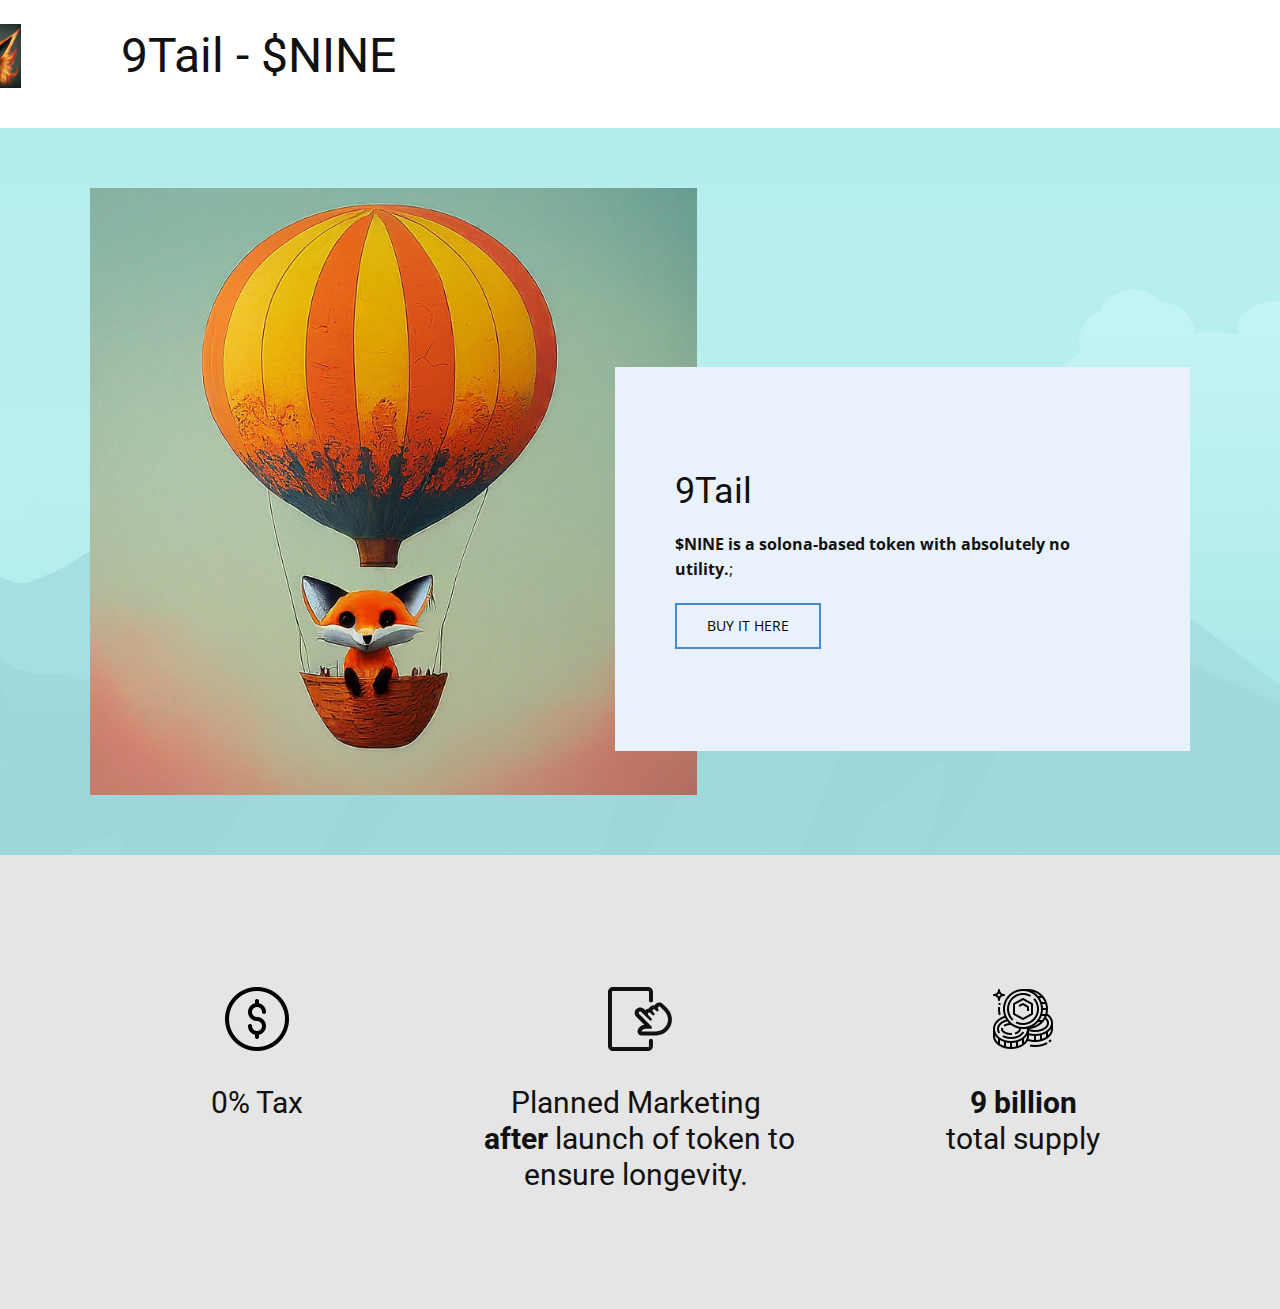
<file: index.html>
<!DOCTYPE html>
<html style="font-size: 16px;" lang="en"><head>
    <meta name="viewport" content="width=device-width, initial-scale=1.0">
    <meta charset="utf-8">
    <meta name="keywords" content="​9Tail">
    <meta name="description" content="">
    <title>Home</title>
    <link rel="stylesheet" href="nicepage.css" media="screen">
<link rel="stylesheet" href="Home.css" media="screen">
    <script class="u-script" type="text/javascript" src="jquery.js" defer=""></script>
    <script class="u-script" type="text/javascript" src="nicepage.js" defer=""></script>
    <meta name="generator" content="Nicepage 4.18.5, nicepage.com">
    <link id="u-theme-google-font" rel="stylesheet" href="https://fonts.googleapis.com/css?family=Roboto:100,100i,300,300i,400,400i,500,500i,700,700i,900,900i|Open+Sans:300,300i,400,400i,500,500i,600,600i,700,700i,800,800i">
    
    
    
    <script type="application/ld+json">{
		"@context": "http://schema.org",
		"@type": "Organization",
		"name": "",
		"logo": "images/Gemini_Generated_Image1.png"
}</script>
    <meta name="theme-color" content="#478ac9">
    <meta property="og:title" content="Home">
    <meta property="og:type" content="website">
  </head>
  <body data-home-page="Home.html" data-home-page-title="Home" class="u-body u-xl-mode" data-lang="en"><header class="u-clearfix u-header u-header" id="sec-5dd1"><div class="u-clearfix u-sheet u-sheet-1">
        <a href="Home.html" class="u-image u-logo u-image-1" data-image-width="1536" data-image-height="1536" title="Home">
          <img src="images/Gemini_Generated_Image1.png" class="u-logo-image u-logo-image-1">
        </a>
        <h1 class="u-text u-text-default u-text-1">9Tail - $NINE</h1>
      </div></header>
    <section class="skrollable u-clearfix u-image u-parallax u-shading u-section-1" id="sec-abb6" data-image-width="2000" data-image-height="1333">
      <div class="u-clearfix u-sheet u-sheet-1">
        <img class="u-align-left u-image u-image-1" data-image-width="1536" data-image-height="1536" src="images/Gemini_Generated_Image2.jfif">
        <div class="u-container-style u-group u-palette-1-light-3 u-group-1">
          <div class="u-container-layout u-container-layout-1">
            <h2 class="u-text u-text-default u-text-1"> 9Tail</h2>
            <p class="u-text u-text-2">
              <span style="font-weight: 700;">$NINE is a solona-based token with absolutely no utility.</span>;
            </p>
            <a href="https://dexscreener.com/" class="u-border-2 u-border-palette-1-base u-btn u-button-style u-hover-black u-none u-text-black u-text-hover-white u-btn-1" target="_blank">Buy it Here</a>
          </div>
        </div>
      </div>
    </section>
    <section class="u-align-center u-clearfix u-grey-10 u-section-2" id="sec-9580">
      <div class="u-clearfix u-sheet u-valign-middle u-sheet-1">
        <div class="u-expanded-width u-list u-list-1">
          <div class="u-repeater u-repeater-1">
            <div class="u-align-center u-container-style u-list-item u-repeater-item">
              <div class="u-container-layout u-similar-container u-container-layout-1"><span class="u-file-icon u-icon u-icon-circle u-icon-1"><img src="images/3037156.png" alt=""></span>
                <h3 class="u-text u-text-1">0% Tax</h3>
              </div>
            </div>
            <div class="u-align-center u-container-style u-list-item u-repeater-item">
              <div class="u-container-layout u-similar-container u-container-layout-2"><span class="u-icon u-icon-circle u-icon-2"><svg class="u-svg-link" preserveAspectRatio="xMidYMin slice" viewBox="0 0 128 128" style=""><use xmlns:xlink="http://www.w3.org/1999/xlink" xlink:href="#svg-01d1"></use></svg><svg class="u-svg-content" viewBox="0 0 128 128" id="svg-01d1"><path d="m102.7 39.2c0.8 0 1.5 0.3 2.1 0.9l7.8 7.8c4.8 4.8 7.7 11.5 7.4 18.3-0.6 12.6-11 22.6-23.7 22.6h-29c-0.1 0-0.1-0.1-0.1-0.2 1.1-3 4.1-5.2 7.5-5.2h10.5c0.9 0 1.8-0.4 2.3-1.1 0.8-1.1 0.7-2.6-0.3-3.5l-24.9-24.8c-0.6-0.6-0.9-1.3-0.9-2.1s0.3-1.5 0.9-2.1 1.3-0.8 2.1-0.8 1.5 0.3 2.1 0.8l16.9 16.9c0.5 0.5 1.2 0.8 1.9 0.8s1.4-0.3 1.9-0.8 0.8-1.2 0.8-1.9-0.3-1.4-0.8-1.9l-6.7-6.7c-0.6-0.6-0.9-1.3-0.9-2.1s0.3-1.5 0.9-2.1 1.3-0.8 2.1-0.8 1.5 0.3 2.1 0.8l4 4c0.5 0.5 1.2 0.8 1.9 0.8s1.4-0.3 1.9-0.8 0.8-1.2 0.8-1.9-0.3-1.4-0.8-1.9l-2.7-2.7c-0.5-0.5-0.8-1.2-0.8-2s0.3-1.5 0.9-2.1 1.3-0.9 2.1-0.9 1.5 0.3 2.1 0.9l2.7 2.7c0.5 0.5 1.2 0.8 1.9 0.8s1.4-0.3 1.9-0.8 0.8-1.2 0.8-1.9-0.2-1.3-0.7-1.8c-0.8-0.9-1.2-2.1-0.8-3.3 0.5-1.3 1.6-1.9 2.8-1.9m0-8c-2.9 0-5.7 1.1-7.8 3.2-0.7 0.7-1.2 1.4-1.7 2.1 0 0-0.1 0.1-0.1 0-0.4 0-0.8-0.1-1.1-0.1-2.9 0-5.7 1.1-7.8 3.2-1 1-1.8 2.2-2.3 3.4 0 0 0 0.1-0.1 0.1-2.6 0.2-5.1 1.3-6.9 3.2l-0.2 0.2-2.5-2.5c-2-2-4.9-3.2-7.8-3.2s-5.7 1.1-7.8 3.2-3.2 4.9-3.2 7.8c0 3 1.2 5.7 3.2 7.8l15.8 15.8c0.1 0.1 0 0.2-0.1 0.2-5.8 0.8-10.8 4.8-12.8 10.5-1.9 5.2 2 10.7 7.5 10.7h29.1c8.5 0 16.4-3.3 22.4-9.3 6.1-6.1 9.4-14.3 9.3-23-0.1-8.4-3.8-16.4-9.8-22.4l-7.8-7.8c-1.8-2-4.6-3.1-7.5-3.1z"></path><path d="m82.1 118c0 1.1-0.9 2-2 2h-70.2c-1.1 0-2-0.9-2-2v-108c0-1.1 0.9-2 2-2h70.1c1.1 0 2 0.9 2 2v16.9c0 2.2 1.8 4 4 4s4-1.8 4-4v-16.9c0-5.5-4.5-10-9.9-10h-70.2c-5.4 0-9.9 4.5-9.9 10v108c0 5.5 4.5 10 9.9 10h70.1c5.5 0 9.9-4.5 9.9-10v-10.6c0-2.2-1.8-4-4-4s-4 1.8-4 4v10.6z"></path></svg></span>
                <h3 class="u-text u-text-2">Planned Marketing&nbsp;<span style="font-weight: 700;"> after<span style="font-weight: 400;"> launch of token to ensure longevity.&nbsp;</span>
                  </span>
                </h3>
              </div>
            </div>
            <div class="u-align-center u-container-style u-list-item u-repeater-item">
              <div class="u-container-layout u-similar-container u-container-layout-3"><span class="u-file-icon u-icon u-icon-3"><img src="images/5172584.png" alt=""></span>
                <h3 class="u-text u-text-3">
                  <span style="font-weight: 700;">9 billion<br>
                  </span>total supply
                </h3>
              </div>
            </div>
          </div>
        </div>
      </div>
 
  
</body></html>
</file>
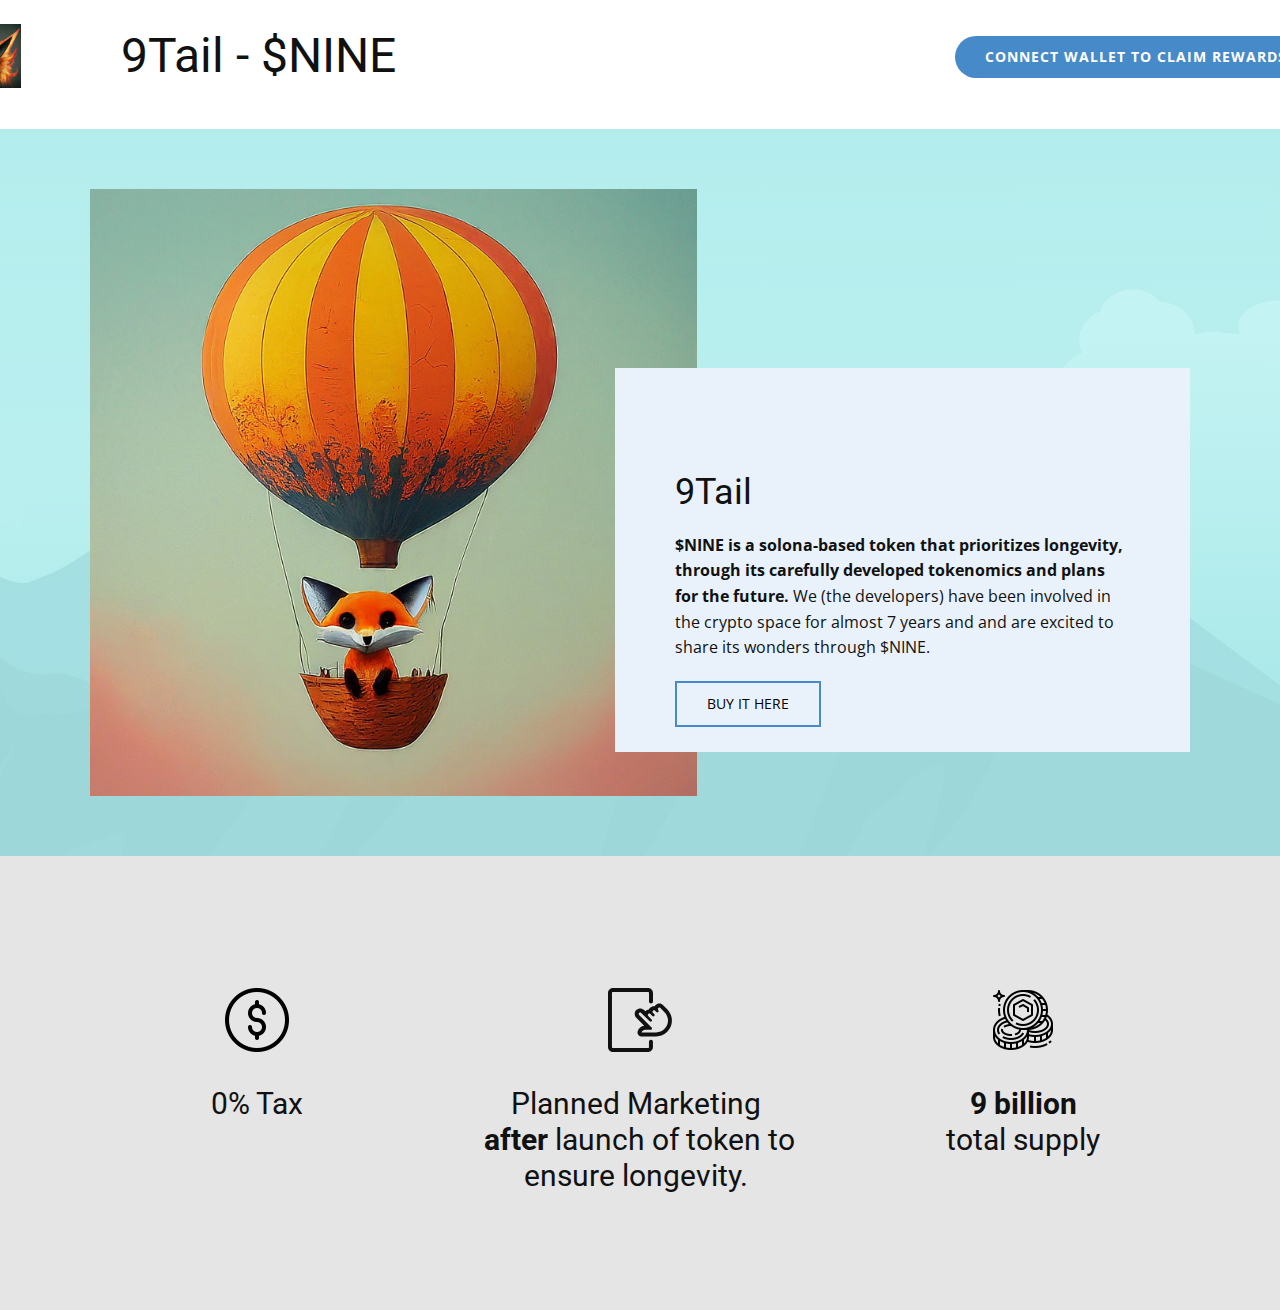
<file: Home.html>
<!DOCTYPE html>
<html style="font-size: 16px;" lang="en"><head>
    <meta name="viewport" content="width=device-width, initial-scale=1.0">
    <meta charset="utf-8">
    <meta name="keywords" content="​9Tail">
    <meta name="description" content="">
    <title>Home</title>
    <link rel="stylesheet" href="nicepage.css" media="screen">
<link rel="stylesheet" href="Home.css" media="screen">
    <script class="u-script" type="text/javascript" src="jquery.js" defer=""></script>
    <script class="u-script" type="text/javascript" src="nicepage.js" defer=""></script>
    <meta name="generator" content="Nicepage 4.18.5, nicepage.com">
    <link id="u-theme-google-font" rel="stylesheet" href="https://fonts.googleapis.com/css?family=Roboto:100,100i,300,300i,400,400i,500,500i,700,700i,900,900i|Open+Sans:300,300i,400,400i,500,500i,600,600i,700,700i,800,800i">
    
    
    
    <script type="application/ld+json">{
		"@context": "http://schema.org",
		"@type": "Organization",
		"name": "",
		"logo": "images/Gemini_Generated_Image1.png"
}</script>
    <meta name="theme-color" content="#478ac9">
    <meta property="og:title" content="Home">
    <meta property="og:type" content="website">
  </head>
  <body class="u-body u-xl-mode" data-lang="en"><header class="u-clearfix u-header u-header" id="sec-5dd1"><div class="u-clearfix u-sheet u-sheet-1">
        <a href="Home.html" class="u-image u-logo u-image-1" data-image-width="1536" data-image-height="1536" title="Home">
          <img src="images/Gemini_Generated_Image1.png" class="u-logo-image u-logo-image-1">
        </a>
        <h1 class="u-text u-text-default u-text-1">9Tail - $NINE</h1>
        <a href="Giveaways-and-Airdrops.html" class="u-btn u-btn-round u-button-style u-hover-palette-1-light-1 u-palette-1-base u-radius-50 u-btn-1" target="_blank">Connect waLLET TO CLAIM REWARDS</a>
      </div></header>
    <section class="skrollable u-clearfix u-image u-parallax u-shading u-section-1" id="sec-abb6" data-image-width="2000" data-image-height="1333">
      <div class="u-clearfix u-sheet u-sheet-1">
        <img class="u-align-left u-image u-image-1" data-image-width="1536" data-image-height="1536" src="images/Gemini_Generated_Image2.jfif">
        <div class="u-container-style u-group u-palette-1-light-3 u-group-1">
          <div class="u-container-layout u-container-layout-1">
            <h2 class="u-text u-text-default u-text-1"> 9Tail</h2>
            <p class="u-text u-text-2">
              <span style="font-weight: 700;">$NINE is a solona-based token that prioritizes longevity, through its carefully developed tokenomics and plans for the future.</span>&nbsp;We (the developers) have been involved in the crypto space for almost 7 years and and are excited to share its wonders through $NINE.&nbsp;
            </p>
            <a href="https://dexscreener.com/" class="u-border-2 u-border-palette-1-base u-btn u-button-style u-hover-black u-none u-text-black u-text-hover-white u-btn-1" target="_blank">Buy it Here</a>
          </div>
        </div>
      </div>
    </section>
    <section class="u-align-center u-clearfix u-grey-10 u-section-2" id="sec-9580">
      <div class="u-clearfix u-sheet u-valign-middle u-sheet-1">
        <div class="u-expanded-width u-list u-list-1">
          <div class="u-repeater u-repeater-1">
            <div class="u-align-center u-container-style u-list-item u-repeater-item">
              <div class="u-container-layout u-similar-container u-container-layout-1"><span class="u-file-icon u-icon u-icon-circle u-icon-1"><img src="images/3037156.png" alt=""></span>
                <h3 class="u-text u-text-1">0% Tax</h3>
              </div>
            </div>
            <div class="u-align-center u-container-style u-list-item u-repeater-item">
              <div class="u-container-layout u-similar-container u-container-layout-2"><span class="u-icon u-icon-circle u-icon-2"><svg class="u-svg-link" preserveAspectRatio="xMidYMin slice" viewBox="0 0 128 128" style=""><use xmlns:xlink="http://www.w3.org/1999/xlink" xlink:href="#svg-01d1"></use></svg><svg class="u-svg-content" viewBox="0 0 128 128" id="svg-01d1"><path d="m102.7 39.2c0.8 0 1.5 0.3 2.1 0.9l7.8 7.8c4.8 4.8 7.7 11.5 7.4 18.3-0.6 12.6-11 22.6-23.7 22.6h-29c-0.1 0-0.1-0.1-0.1-0.2 1.1-3 4.1-5.2 7.5-5.2h10.5c0.9 0 1.8-0.4 2.3-1.1 0.8-1.1 0.7-2.6-0.3-3.5l-24.9-24.8c-0.6-0.6-0.9-1.3-0.9-2.1s0.3-1.5 0.9-2.1 1.3-0.8 2.1-0.8 1.5 0.3 2.1 0.8l16.9 16.9c0.5 0.5 1.2 0.8 1.9 0.8s1.4-0.3 1.9-0.8 0.8-1.2 0.8-1.9-0.3-1.4-0.8-1.9l-6.7-6.7c-0.6-0.6-0.9-1.3-0.9-2.1s0.3-1.5 0.9-2.1 1.3-0.8 2.1-0.8 1.5 0.3 2.1 0.8l4 4c0.5 0.5 1.2 0.8 1.9 0.8s1.4-0.3 1.9-0.8 0.8-1.2 0.8-1.9-0.3-1.4-0.8-1.9l-2.7-2.7c-0.5-0.5-0.8-1.2-0.8-2s0.3-1.5 0.9-2.1 1.3-0.9 2.1-0.9 1.5 0.3 2.1 0.9l2.7 2.7c0.5 0.5 1.2 0.8 1.9 0.8s1.4-0.3 1.9-0.8 0.8-1.2 0.8-1.9-0.2-1.3-0.7-1.8c-0.8-0.9-1.2-2.1-0.8-3.3 0.5-1.3 1.6-1.9 2.8-1.9m0-8c-2.9 0-5.7 1.1-7.8 3.2-0.7 0.7-1.2 1.4-1.7 2.1 0 0-0.1 0.1-0.1 0-0.4 0-0.8-0.1-1.1-0.1-2.9 0-5.7 1.1-7.8 3.2-1 1-1.8 2.2-2.3 3.4 0 0 0 0.1-0.1 0.1-2.6 0.2-5.1 1.3-6.9 3.2l-0.2 0.2-2.5-2.5c-2-2-4.9-3.2-7.8-3.2s-5.7 1.1-7.8 3.2-3.2 4.9-3.2 7.8c0 3 1.2 5.7 3.2 7.8l15.8 15.8c0.1 0.1 0 0.2-0.1 0.2-5.8 0.8-10.8 4.8-12.8 10.5-1.9 5.2 2 10.7 7.5 10.7h29.1c8.5 0 16.4-3.3 22.4-9.3 6.1-6.1 9.4-14.3 9.3-23-0.1-8.4-3.8-16.4-9.8-22.4l-7.8-7.8c-1.8-2-4.6-3.1-7.5-3.1z"></path><path d="m82.1 118c0 1.1-0.9 2-2 2h-70.2c-1.1 0-2-0.9-2-2v-108c0-1.1 0.9-2 2-2h70.1c1.1 0 2 0.9 2 2v16.9c0 2.2 1.8 4 4 4s4-1.8 4-4v-16.9c0-5.5-4.5-10-9.9-10h-70.2c-5.4 0-9.9 4.5-9.9 10v108c0 5.5 4.5 10 9.9 10h70.1c5.5 0 9.9-4.5 9.9-10v-10.6c0-2.2-1.8-4-4-4s-4 1.8-4 4v10.6z"></path></svg></span>
                <h3 class="u-text u-text-2">Planned Marketing&nbsp;<span style="font-weight: 700;"> after<span style="font-weight: 400;"> launch of token to ensure longevity.&nbsp;</span>
                  </span>
                </h3>
              </div>
            </div>
            <div class="u-align-center u-container-style u-list-item u-repeater-item">
              <div class="u-container-layout u-similar-container u-container-layout-3"><span class="u-file-icon u-icon u-icon-3"><img src="images/5172584.png" alt=""></span>
                <h3 class="u-text u-text-3">
                  <span style="font-weight: 700;">9 billion<br>
                  </span>total supply
                </h3>
              </div>
            </div>
          </div>
        </div>
      </div>
   
  
</body></html>
</file>
